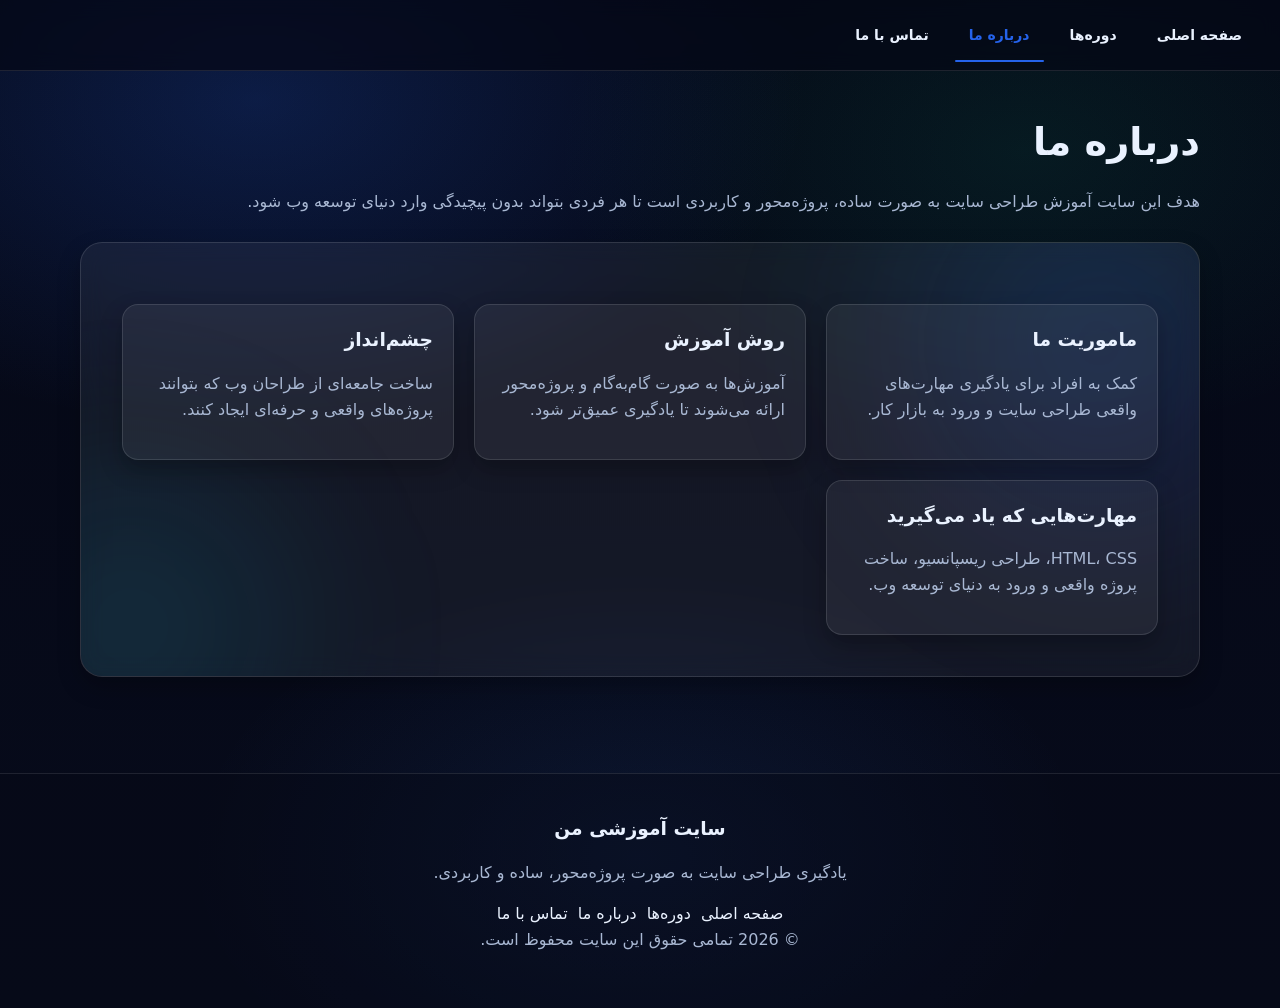
<file: about.html>
<!DOCTYPE html>
<html lang="fa" dir="rtl">
<head>
  <meta charset="UTF-8">
  <meta name="viewport" content="width=device-width, initial-scale=1.0">
  <title>درباره ما</title>
  <meta name="description" content="آشنایی با ماموریت، روش آموزش و چشم‌انداز سایت آموزشی طراحی سایت.">
  <link rel="stylesheet" href="style.css">
</head>

<body>

  <nav>
    <div class="menu-toggle" id="menu-toggle" aria-label="باز کردن منو" aria-expanded="false" role="button" tabindex="0">☰</div>
    <div class="nav-links" id="nav-links">
      <a href="index.html">صفحه اصلی</a>
      <a href="courses.html">دوره‌ها</a>
      <a href="about.html" class="active">درباره ما</a>
      <a href="contact.html">تماس با ما</a>
    </div>
  </nav>

  <main class="container">
    <h1>درباره ما</h1>
    <p>
      هدف این سایت آموزش طراحی سایت به صورت ساده، پروژه‌محور و کاربردی است تا هر فردی بتواند بدون پیچیدگی وارد دنیای توسعه وب شود.
    </p>

    <section class="page-section reveal">
      <div class="card-grid">
        <div class="card">
          <h3>ماموریت ما</h3>
          <p>کمک به افراد برای یادگیری مهارت‌های واقعی طراحی سایت و ورود به بازار کار.</p>
        </div>

        <div class="card">
          <h3>روش آموزش</h3>
          <p>آموزش‌ها به صورت گام‌به‌گام و پروژه‌محور ارائه می‌شوند تا یادگیری عمیق‌تر شود.</p>
        </div>

        <div class="card">
          <h3>چشم‌انداز</h3>
          <p>ساخت جامعه‌ای از طراحان وب که بتوانند پروژه‌های واقعی و حرفه‌ای ایجاد کنند.</p>
        </div>

        <div class="card">
          <h3>مهارت‌هایی که یاد می‌گیرید</h3>
          <p>HTML، CSS، طراحی ریسپانسیو، ساخت پروژه واقعی و ورود به دنیای توسعه وب.</p>
        </div>
      </div>
    </section>
  </main>

  <footer>
    <div class="footer-content">
      <h3>سایت آموزشی من</h3>
      <p>یادگیری طراحی سایت به صورت پروژه‌محور، ساده و کاربردی.</p>
      <div class="footer-links">
        <a href="index.html">صفحه اصلی</a>
        <a href="courses.html">دوره‌ها</a>
        <a href="about.html">درباره ما</a>
        <a href="contact.html">تماس با ما</a>
      </div>
      <p class="copyright">© 2026 تمامی حقوق این سایت محفوظ است.</p>
    </div>
  </footer>

  <script>
    const toggle = document.getElementById("menu-toggle");
    const navLinks = document.getElementById("nav-links");
    function toggleMenu() {
      navLinks.classList.toggle("active");
      toggle.setAttribute("aria-expanded", navLinks.classList.contains("active"));
    }
    toggle?.addEventListener("click", toggleMenu);

    const navbar = document.querySelector("nav");
    window.addEventListener("scroll", () => {
      if (window.scrollY > 20) navbar.classList.add("scrolled");
      else navbar.classList.remove("scrolled");
    });

    const reveals = document.querySelectorAll(".reveal");
    const revealObserver = new IntersectionObserver((entries)=>{
      entries.forEach(entry => entry.isIntersecting && entry.target.classList.add("active"));
    },{threshold:0.15});
    reveals.forEach(el => revealObserver.observe(el));

    document.querySelectorAll(".card").forEach(card => {
      card.addEventListener("mousemove", e => {
        const rect = card.getBoundingClientRect();
        card.style.setProperty("--x", (e.clientX - rect.left) + "px");
        card.style.setProperty("--y", (e.clientY - rect.top) + "px");
      });
    });
  </script>
</body>
</html>
</file>
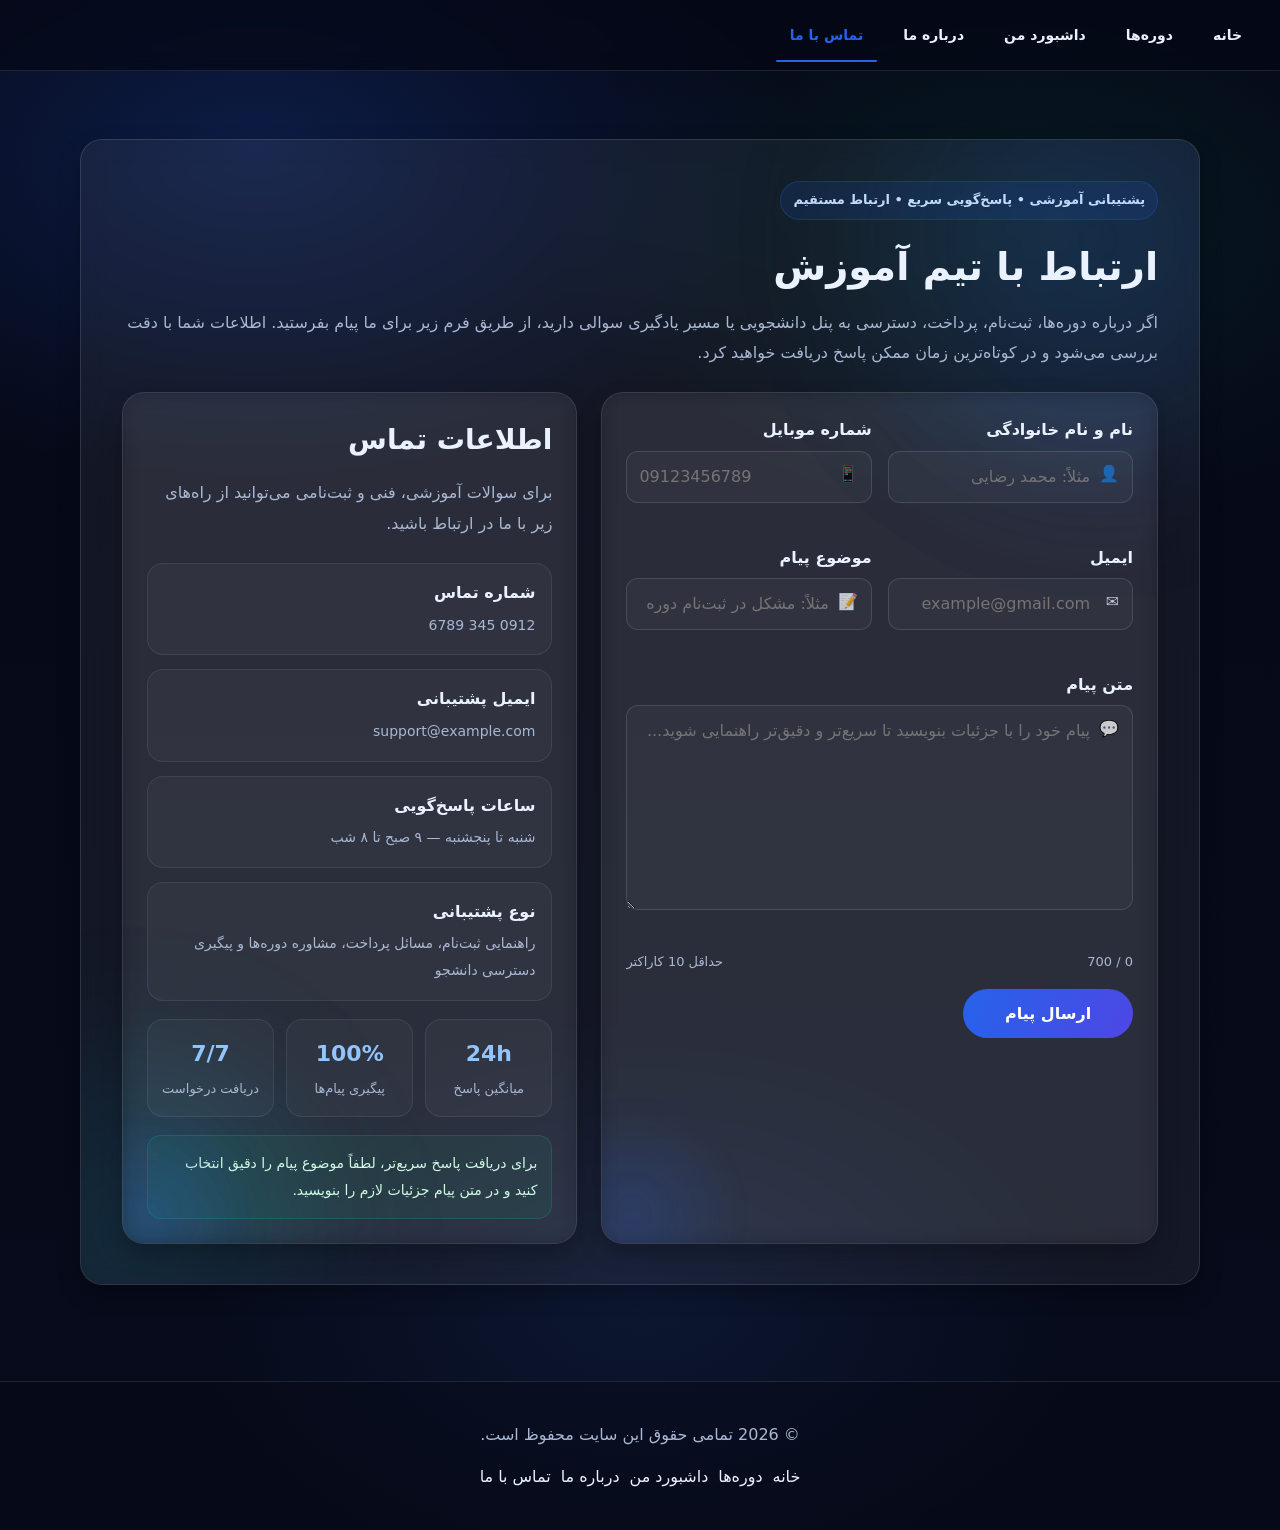
<file: Contact.html>
<!DOCTYPE html>
<html lang="fa" dir="rtl">
<head>
  <meta charset="UTF-8" />
  <meta name="viewport" content="width=device-width, initial-scale=1.0" />
  <title>تماس با ما</title>
  <link rel="stylesheet" href="style.css" />

  <style>
    .contact-hero {
      display: grid;
      grid-template-columns: 1.1fr 0.9fr;
      gap: 24px;
      align-items: stretch;
    }

    .contact-panel,
    .contact-info-panel {
      position: relative;
      background: rgba(255,255,255,0.04);
      border: 1px solid rgba(255,255,255,0.10);
      border-radius: 22px;
      padding: 24px;
      box-shadow: var(--shadow-sm);
      backdrop-filter: blur(10px);
      overflow: hidden;
    }

    .contact-panel::before,
    .contact-info-panel::before {
      content: "";
      position: absolute;
      inset: auto auto -80px -80px;
      width: 220px;
      height: 220px;
      background: radial-gradient(circle, rgba(37,99,235,0.18), transparent 70%);
      filter: blur(10px);
      pointer-events: none;
    }

    .contact-title {
      margin-bottom: 10px;
    }

    .contact-subtitle {
      color: var(--muted);
      margin-bottom: 24px;
      line-height: 1.9;
    }

    .form-row {
      display: grid;
      grid-template-columns: 1fr 1fr;
      gap: 16px;
    }

    .field-wrap {
      position: relative;
    }

    .field-icon {
      position: absolute;
      top: 44px;
      right: 14px;
      font-size: 16px;
      opacity: 0.75;
      pointer-events: none;
    }

    .form-group input,
    .form-group textarea {
      padding-right: 42px;
      transition: border-color .25s ease, box-shadow .25s ease, background .25s ease;
    }

    .form-group textarea {
      min-height: 160px;
      resize: vertical;
    }

    .form-group input:focus,
    .form-group textarea:focus {
      border-color: rgba(37,99,235,0.65);
      box-shadow: 0 0 0 4px rgba(37,99,235,0.12);
      background: rgba(255,255,255,0.05);
      outline: none;
    }

    .error-text {
      min-height: 20px;
    }

    .input-valid {
      border-color: rgba(16,185,129,0.7) !important;
      box-shadow: 0 0 0 4px rgba(16,185,129,0.10);
    }

    .message-meta {
      display: flex;
      justify-content: space-between;
      align-items: center;
      gap: 12px;
      margin-top: 8px;
      flex-wrap: wrap;
    }

    .char-counter {
      color: var(--muted);
      font-size: 13px;
    }

    .char-counter.limit {
      color: #fbbf24;
    }

    .char-counter.danger {
      color: #fda4af;
    }

    .submit-row {
      display: flex;
      align-items: center;
      gap: 12px;
      flex-wrap: wrap;
      margin-top: 12px;
    }

    .submit-btn {
      min-width: 170px;
    }

    .submit-btn.loading {
      opacity: 0.85;
      pointer-events: none;
    }

    .submit-btn .btn-text,
    .submit-btn .btn-loader {
      display: inline-flex;
      align-items: center;
      justify-content: center;
    }

    .submit-btn .btn-loader {
      display: none;
      gap: 8px;
    }

    .submit-btn.loading .btn-text {
      display: none;
    }

    .submit-btn.loading .btn-loader {
      display: inline-flex;
    }

    .spinner {
      width: 16px;
      height: 16px;
      border: 2px solid rgba(255,255,255,0.25);
      border-top-color: #fff;
      border-radius: 50%;
      animation: spin .8s linear infinite;
    }

    @keyframes spin {
      to { transform: rotate(360deg); }
    }

    .success-box,
    .server-note {
      display: none;
    }

    .server-note {
      margin-top: 14px;
      background: rgba(59,130,246,0.10);
      border: 1px solid rgba(59,130,246,0.35);
      color: #bfdbfe;
      border-radius: 12px;
      padding: 14px;
      line-height: 1.9;
      font-size: 14px;
    }

    .info-badge {
      display: inline-flex;
      align-items: center;
      gap: 8px;
      background: rgba(37,99,235,0.12);
      border: 1px solid rgba(37,99,235,0.25);
      color: #bfdbfe;
      padding: 8px 12px;
      border-radius: 999px;
      margin-bottom: 16px;
      font-size: 13px;
      font-weight: 700;
    }

    .info-list {
      display: grid;
      gap: 14px;
      margin-top: 18px;
    }

    .info-item {
      background: rgba(255,255,255,0.03);
      border: 1px solid rgba(255,255,255,0.08);
      border-radius: 16px;
      padding: 16px;
      transition: transform .25s ease, border-color .25s ease, background .25s ease;
    }

    .info-item:hover {
      transform: translateY(-4px);
      border-color: rgba(37,99,235,0.28);
      background: rgba(255,255,255,0.05);
    }

    .info-item h3 {
      font-size: 16px;
      margin-bottom: 6px;
    }

    .info-item p,
    .info-item a {
      margin: 0;
      color: var(--muted);
      line-height: 1.9;
      font-size: 14px;
    }

    .mini-stats {
      display: grid;
      grid-template-columns: repeat(3,1fr);
      gap: 12px;
      margin-top: 18px;
    }

    .mini-stat {
      text-align: center;
      background: rgba(255,255,255,0.03);
      border: 1px solid rgba(255,255,255,0.08);
      border-radius: 16px;
      padding: 16px 10px;
    }

    .mini-stat strong {
      display: block;
      font-size: 22px;
      color: #93c5fd;
      margin-bottom: 4px;
    }

    .mini-stat span {
      color: var(--muted);
      font-size: 13px;
    }

    .contact-note {
      margin-top: 18px;
      padding: 14px;
      border-radius: 14px;
      background: rgba(16,185,129,0.08);
      border: 1px solid rgba(16,185,129,0.22);
      color: #d1fae5;
      line-height: 1.9;
      font-size: 14px;
    }

    @media (max-width: 980px) {
      .contact-hero {
        grid-template-columns: 1fr;
      }
    }

    @media (max-width: 640px) {
      .form-row {
        grid-template-columns: 1fr;
      }

      .mini-stats {
        grid-template-columns: 1fr;
      }

      .submit-row {
        flex-direction: column;
        align-items: stretch;
      }

      .submit-btn {
        width: 100%;
      }
    }
  </style>
</head>
<body>

  <!-- NAVBAR -->
  <nav id="navbar">
    <div class="menu-toggle" id="menu-toggle" aria-label="باز کردن منو" aria-expanded="false" role="button" tabindex="0">☰</div>
    <div class="nav-links" id="nav-links">
      <a href="index.html">خانه</a>
      <a href="courses.html">دوره‌ها</a>
      <a href="dashboard.html">داشبورد من</a>
      <a href="about.html">درباره ما</a>
      <a href="contact.html" class="active">تماس با ما</a>
    </div>
  </nav>

  <main class="container">
    <section class="page-section reveal">
      <div class="info-badge">پشتیبانی آموزشی • پاسخ‌گویی سریع • ارتباط مستقیم</div>
      <h1 class="contact-title">ارتباط با تیم آموزش</h1>
      <p class="contact-subtitle">
        اگر درباره دوره‌ها، ثبت‌نام، پرداخت، دسترسی به پنل دانشجویی یا مسیر یادگیری سوالی دارید،
        از طریق فرم زیر برای ما پیام بفرستید. اطلاعات شما با دقت بررسی می‌شود و در کوتاه‌ترین زمان ممکن پاسخ دریافت خواهید کرد.
      </p>

      <div class="contact-hero">
        <!-- FORM PANEL -->
        <div class="contact-panel">
          <form id="contactForm" novalidate>
            <div class="form-row">
              <div class="form-group field-wrap">
                <label for="fullName">نام و نام خانوادگی</label>
                <span class="field-icon">👤</span>
                <input type="text" id="fullName" name="fullName" placeholder="مثلاً: محمد رضایی" />
                <small class="error-text" id="fullNameError"></small>
              </div>

              <div class="form-group field-wrap">
                <label for="phone">شماره موبایل</label>
                <span class="field-icon">📱</span>
                <input type="tel" id="phone" name="phone" placeholder="09123456789" inputmode="numeric" />
                <small class="error-text" id="phoneError"></small>
              </div>
            </div>

            <div class="form-row">
              <div class="form-group field-wrap">
                <label for="email">ایمیل</label>
                <span class="field-icon">✉️</span>
                <input type="email" id="email" name="email" placeholder="example@gmail.com" />
                <small class="error-text" id="emailError"></small>
              </div>

              <div class="form-group field-wrap">
                <label for="subject">موضوع پیام</label>
                <span class="field-icon">📝</span>
                <input type="text" id="subject" name="subject" placeholder="مثلاً: مشکل در ثبت‌نام دوره" />
                <small class="error-text" id="subjectError"></small>
              </div>
            </div>

            <div class="form-group field-wrap">
              <label for="message">متن پیام</label>
              <span class="field-icon">💬</span>
              <textarea id="message" name="message" rows="7" maxlength="700" placeholder="پیام خود را با جزئیات بنویسید تا سریع‌تر و دقیق‌تر راهنمایی شوید..."></textarea>
              <small class="error-text" id="messageError"></small>

              <div class="message-meta">
                <span class="char-counter" id="charCounter">0 / 700</span>
                <span class="char-counter">حداقل 10 کاراکتر</span>
              </div>
            </div>

            <div class="submit-row">
              <button type="submit" class="main-btn submit-btn" id="submitBtn">
                <span class="btn-text">ارسال پیام</span>
                <span class="btn-loader">
                  <span class="spinner"></span>
                  در حال ارسال...
                </span>
              </button>
            </div>

            <div class="success-box" id="successBox">
              ✅ پیام شما با موفقیت ثبت شد. تیم پشتیبانی به‌زودی با شما در ارتباط خواهد بود.
            </div>

            <div class="server-note" id="serverNote">
              توجه: در این نسخه، پیام‌ها داخل مرورگر شما ذخیره می‌شوند. اگر بخواهی،
              مرحله بعدی می‌توانم این فرم را به **ایمیل واقعی، تلگرام، یا Google Sheets** هم وصل کنم.
            </div>
          </form>
        </div>

        <!-- INFO PANEL -->
        <aside class="contact-info-panel">
          <h2>اطلاعات تماس</h2>
          <p class="contact-subtitle">
            برای سوالات آموزشی، فنی و ثبت‌نامی می‌توانید از راه‌های زیر با ما در ارتباط باشید.
          </p>

          <div class="info-list">
            <div class="info-item">
              <h3>شماره تماس</h3>
              <p>0912 345 6789</p>
            </div>

            <div class="info-item">
              <h3>ایمیل پشتیبانی</h3>
              <p><a href="mailto:support@example.com">support@example.com</a></p>
            </div>

            <div class="info-item">
              <h3>ساعات پاسخ‌گویی</h3>
              <p>شنبه تا پنجشنبه — ۹ صبح تا ۸ شب</p>
            </div>

            <div class="info-item">
              <h3>نوع پشتیبانی</h3>
              <p>راهنمایی ثبت‌نام، مسائل پرداخت، مشاوره دوره‌ها و پیگیری دسترسی دانشجو</p>
            </div>
          </div>

          <div class="mini-stats">
            <div class="mini-stat">
              <strong>24h</strong>
              <span>میانگین پاسخ</span>
            </div>
            <div class="mini-stat">
              <strong>100%</strong>
              <span>پیگیری پیام‌ها</span>
            </div>
            <div class="mini-stat">
              <strong>7/7</strong>
              <span>دریافت درخواست</span>
            </div>
          </div>

          <div class="contact-note">
            برای دریافت پاسخ سریع‌تر، لطفاً موضوع پیام را دقیق انتخاب کنید و در متن پیام جزئیات لازم را بنویسید.
          </div>
        </aside>
      </div>
    </section>
  </main>

  <footer>
    <div class="footer-content">
      <p>© 2026 تمامی حقوق این سایت محفوظ است.</p>
      <div class="footer-links">
        <a href="index.html">خانه</a>
        <a href="courses.html">دوره‌ها</a>
        <a href="dashboard.html">داشبورد من</a>
        <a href="about.html">درباره ما</a>
        <a href="contact.html">تماس با ما</a>
      </div>
    </div>
  </footer>

  <script>
    // =========================
    // Navbar
    // =========================
    const menuToggle = document.getElementById("menu-toggle");
    const navLinks = document.getElementById("nav-links");
    const navbar = document.getElementById("navbar");

    if (menuToggle && navLinks) {
      menuToggle.addEventListener("click", () => {
        navLinks.classList.toggle("active");
        const expanded = menuToggle.getAttribute("aria-expanded") === "true";
        menuToggle.setAttribute("aria-expanded", String(!expanded));
      });
    }

    window.addEventListener("scroll", () => {
      if (window.scrollY > 20) navbar.classList.add("scrolled");
      else navbar.classList.remove("scrolled");
    });

    // =========================
    // Reveal
    // =========================
    const revealElements = document.querySelectorAll(".reveal");

    function revealOnScroll() {
      revealElements.forEach((el) => {
        const top = el.getBoundingClientRect().top;
        if (top < window.innerHeight - 80) {
          el.classList.add("active");
        }
      });
    }

    window.addEventListener("load", revealOnScroll);
    window.addEventListener("scroll", revealOnScroll);

    // =========================
    // Form Elements
    // =========================
    const contactForm = document.getElementById("contactForm");
    const submitBtn = document.getElementById("submitBtn");
    const successBox = document.getElementById("successBox");
    const serverNote = document.getElementById("serverNote");
    const charCounter = document.getElementById("charCounter");

    const fullName = document.getElementById("fullName");
    const phone = document.getElementById("phone");
    const email = document.getElementById("email");
    const subject = document.getElementById("subject");
    const message = document.getElementById("message");

    const fullNameError = document.getElementById("fullNameError");
    const phoneError = document.getElementById("phoneError");
    const emailError = document.getElementById("emailError");
    const subjectError = document.getElementById("subjectError");
    const messageError = document.getElementById("messageError");

    // =========================
    // Helpers
    // =========================
    function setError(input, errorElement, text) {
      input.classList.add("input-error");
      input.classList.remove("input-valid");
      errorElement.textContent = text;
    }

    function setValid(input, errorElement) {
      input.classList.remove("input-error");
      input.classList.add("input-valid");
      errorElement.textContent = "";
    }

    function clearState(input, errorElement) {
      input.classList.remove("input-error");
      input.classList.remove("input-valid");
      errorElement.textContent = "";
    }

    function normalizeDigits(value) {
      const fa = "۰۱۲۳۴۵۶۷۸۹";
      const ar = "٠١٢٣٤٥٦٧٨٩";
      return value
        .replace(/[۰-۹]/g, d => fa.indexOf(d))
        .replace(/[٠-٩]/g, d => ar.indexOf(d));
    }

    // =========================
    // Validators
    // =========================
    function validateFullName() {
      const value = fullName.value.trim();

      if (!value) {
        setError(fullName, fullNameError, "لطفاً نام و نام خانوادگی را وارد کنید.");
        return false;
      }

      if (value.length < 3) {
        setError(fullName, fullNameError, "نام وارد شده خیلی کوتاه است.");
        return false;
      }

      if (!value.includes(" ")) {
        setError(fullName, fullNameError, "لطفاً نام و نام خانوادگی را کامل وارد کنید.");
        return false;
      }

      setValid(fullName, fullNameError);
      return true;
    }

    function validatePhone() {
      const value = normalizeDigits(phone.value.trim());
      phone.value = value;

      const regex = /^09\d{9}$/;

      if (!value) {
        setError(phone, phoneError, "لطفاً شماره موبایل را وارد کنید.");
        return false;
      }

      if (!regex.test(value)) {
        setError(phone, phoneError, "شماره موبایل باید با 09 شروع شود و دقیقاً 11 رقم باشد.");
        return false;
      }

      setValid(phone, phoneError);
      return true;
    }

    function validateEmail() {
      const value = email.value.trim();
      const regex = /^[^\s@]+@[^\s@]+\.[^\s@]+$/;

      if (!value) {
        setError(email, emailError, "لطفاً ایمیل را وارد کنید.");
        return false;
      }

      if (!regex.test(value)) {
        setError(email, emailError, "فرمت ایمیل صحیح نیست.");
        return false;
      }

      setValid(email, emailError);
      return true;
    }

    function validateSubject() {
      const value = subject.value.trim();

      if (!value) {
        setError(subject, subjectError, "لطفاً موضوع پیام را وارد کنید.");
        return false;
      }

      if (value.length < 4) {
        setError(subject, subjectError, "موضوع پیام باید واضح‌تر نوشته شود.");
        return false;
      }

      setValid(subject, subjectError);
      return true;
    }

    function validateMessage() {
      const value = message.value.trim();

      if (!value) {
        setError(message, messageError, "لطفاً متن پیام را وارد کنید.");
        return false;
      }

      if (value.length < 10) {
        setError(message, messageError, "متن پیام باید حداقل 10 کاراکتر باشد.");
        return false;
      }

      if (value.length > 700) {
        setError(message, messageError, "متن پیام نباید بیشتر از 700 کاراکتر باشد.");
        return false;
      }

      setValid(message, messageError);
      return true;
    }

    function updateCounter() {
      const length = message.value.length;
      charCounter.textContent = `${length} / 700`;

      charCounter.classList.remove("limit", "danger");

      if (length >= 550 && length < 650) {
        charCounter.classList.add("limit");
      } else if (length >= 650) {
        charCounter.classList.add("danger");
      }
    }

    // =========================
    // Live Validation
    // =========================
    fullName.addEventListener("input", validateFullName);
    phone.addEventListener("input", validatePhone);
    email.addEventListener("input", validateEmail);
    subject.addEventListener("input", validateSubject);
    message.addEventListener("input", () => {
      updateCounter();
      validateMessage();
    });

    [fullName, phone, email, subject, message].forEach((field) => {
      field.addEventListener("blur", () => {
        if (!field.value.trim()) {
          const errorMap = {
            fullName: fullNameError,
            phone: phoneError,
            email: emailError,
            subject: subjectError,
            message: messageError
          };
          clearState(field, errorMap[field.id]);
        }
      });
    });

    updateCounter();

    // =========================
    // Submit
    // =========================
    contactForm.addEventListener("submit", function (e) {
      e.preventDefault();
      successBox.style.display = "none";
      serverNote.style.display = "none";

      const validFullName = validateFullName();
      const validPhone = validatePhone();
      const validEmail = validateEmail();
      const validSubject = validateSubject();
      const validMessage = validateMessage();

      if (!(validFullName && validPhone && validEmail && validSubject && validMessage)) {
        return;
      }

      submitBtn.classList.add("loading");

      setTimeout(() => {
        const payload = {
          fullName: fullName.value.trim(),
          phone: phone.value.trim(),
          email: email.value.trim(),
          subject: subject.value.trim(),
          message: message.value.trim(),
          createdAt: new Date().toLocaleString("fa-IR"),
          status: "new"
        };

        const messages = JSON.parse(localStorage.getItem("contactMessages")) || [];
        messages.push(payload);
        localStorage.setItem("contactMessages", JSON.stringify(messages));

        contactForm.reset();
        updateCounter();

        [fullName, phone, email, subject, message].forEach((field) => {
          const errorMap = {
            fullName: fullNameError,
            phone: phoneError,
            email: emailError,
            subject: subjectError,
            message: messageError
          };
          clearState(field, errorMap[field.id]);
        });

        submitBtn.classList.remove("loading");
        successBox.style.display = "block";
        serverNote.style.display = "block";

        setTimeout(() => {
          successBox.style.display = "none";
        }, 5000);
      }, 1200);
    });
  </script>
</body>
</html>
</file>
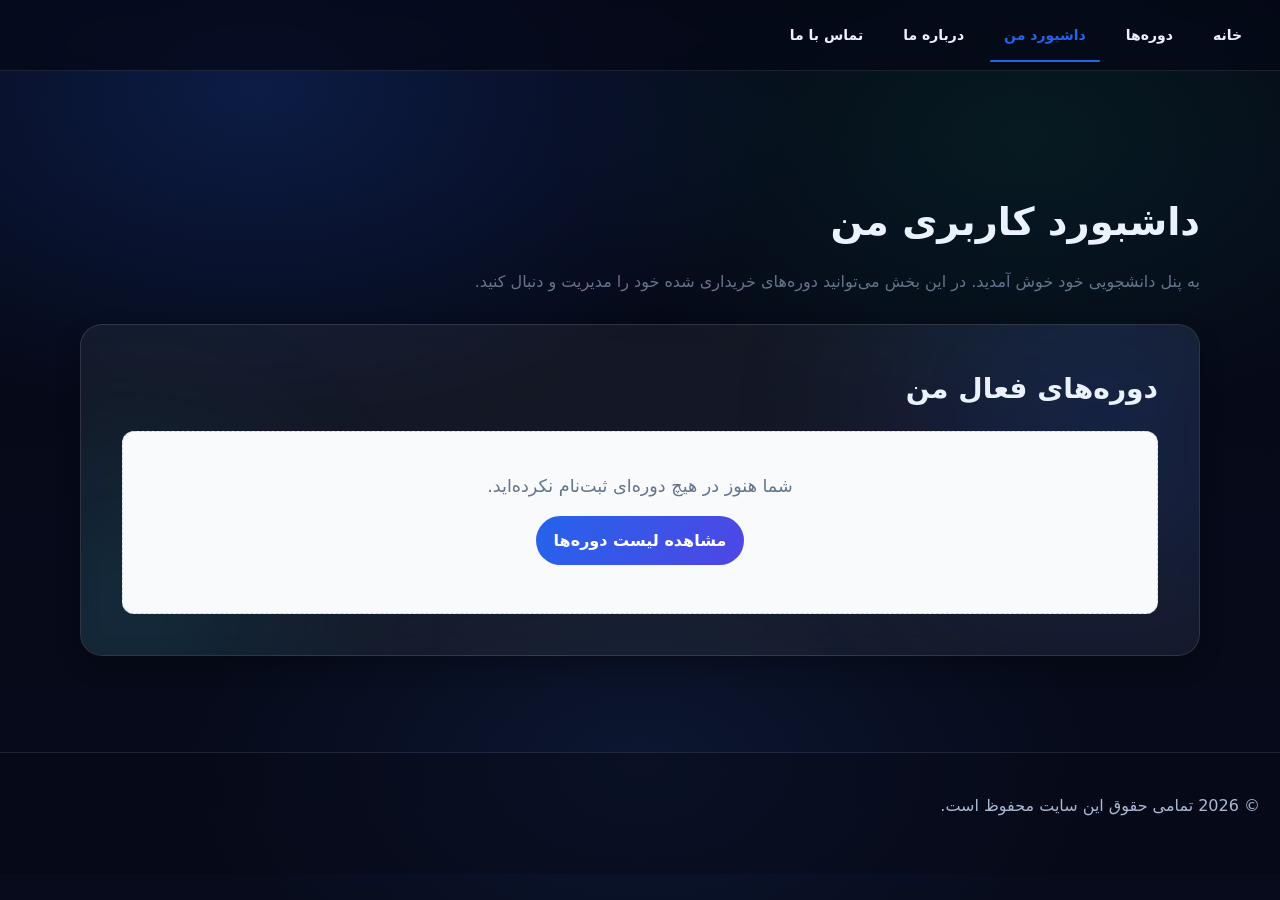
<file: dashboard.html>
<!DOCTYPE html>
<html lang="fa" dir="rtl">

<head>
  <meta charset="UTF-8">
  <meta name="viewport" content="width=device-width, initial-scale=1.0">
  <title>داشبورد من</title>
  <link rel="stylesheet" href="style.css">
  <style>
    /* استایل اختصاصی برای پروگرس‌بار داشبورد */
    .progress-container {
      background: #e2e8f0;
      border-radius: 10px;
      height: 8px;
      width: 100%;
      margin: 10px 0 15px 0;
      overflow: hidden;
    }
    .progress-bar {
      background: #10b981;
      height: 100%;
      border-radius: 10px;
      transition: width 0.3s ease;
    }
    .badge {
      display: inline-block;
      padding: 4px 8px;
      border-radius: 6px;
      font-size: 0.8rem;
      font-weight: bold;
      background: #e0f2fe;
      color: #0369a1;
      margin-bottom: 10px;
    }
  </style>
</head>

<body>

  <nav id="navbar">
    <div class="menu-toggle" id="menu-toggle" aria-label="باز کردن منو" aria-expanded="false" role="button" tabindex="0">
      ☰
    </div>

    <div class="nav-links" id="nav-links">
      <a href="index.html">خانه</a>
      <a href="courses.html">دوره‌ها</a>
      <a href="dashboard.html" class="active">داشبورد من</a>
      <a href="about.html">درباره ما</a>
      <a href="contact.html">تماس با ما</a>
    </div>
  </nav>

  <main class="container" style="padding-top:120px;">

    <h1 class="reveal">داشبورد کاربری من</h1>

    <p class="reveal" style="color: #64748b; margin-bottom: 30px;">
      به پنل دانشجویی خود خوش آمدید. در این بخش می‌توانید دوره‌های خریداری شده خود را مدیریت و دنبال کنید.
    </p>

    <section class="page-section reveal">
      <h2>دوره‌های فعال من</h2>
      <div class="card-grid" id="coursesContainer" style="margin-top:20px;">
        <!-- کارت دوره‌ها به صورت پویا با جاوااسکریپت اینجا درج می‌شوند -->
      </div>
    </section>

  </main>

  <footer>
    <p>© 2026 تمامی حقوق این سایت محفوظ است.</p>
  </footer>

  <script>
    const menuToggle = document.getElementById("menu-toggle");
    const navLinks = document.getElementById("nav-links");

    function toggleMenu() {
      navLinks.classList.toggle("active");
      const expanded = menuToggle.getAttribute("aria-expanded") === "true";
      menuToggle.setAttribute("aria-expanded", String(!expanded));
    }

    menuToggle.addEventListener("click", toggleMenu);

    const navbar = document.getElementById("navbar");
    window.addEventListener("scroll", function () {
      if (window.scrollY > 20) {
        navbar.classList.add("scrolled");
      } else {
        navbar.classList.remove("scrolled");
      }
    });

    const revealElements = document.querySelectorAll(".reveal");
    const observer = new IntersectionObserver((entries) => {
      entries.forEach((entry) => {
        if (entry.isIntersecting) {
          entry.target.classList.add("active");
        }
      });
    }, { threshold: 0.15 });
    revealElements.forEach((el) => observer.observe(el));

    // دریافت دوره‌ها از localStorage
    const myCourses = JSON.parse(localStorage.getItem("myCourses") || "[]");
    const container = document.getElementById("coursesContainer");

    if (myCourses.length === 0) {
      container.innerHTML = `
        <div style="grid-column: 1 / -1; text-align: center; padding: 40px; background: #f8fafc; border: 1px dashed #cbd5e1; border-radius:12px;">
          <p style="font-size:1.1rem; color:#64748b; margin-bottom: 15px;">شما هنوز در هیچ دوره‌ای ثبت‌نام نکرده‌اید.</p>
          <a href="courses.html" class="main-btn" style="display:inline-block;">مشاهده لیست دوره‌ها</a>
        </div>
      `;
    } else {
      container.innerHTML = "";

      myCourses.forEach(course => {
        const card = document.createElement("div");
        card.className = "card";

        // انتخاب هوشمند تصویر بر اساس نام دوره
        let courseImg = "images (11).jpeg";
        if (course.name.includes("CSS") || course.name.includes("Grid") || course.name.includes("پروژه")) {
          courseImg = "images (12).jpeg";
        }

        const progressPercent = course.progress ?? 0;

        card.innerHTML = `
          <img src="${courseImg}" alt="${course.name}" loading="lazy">
          <span class="badge">کد پیگیری: ${course.trackingCode || "—"}</span>
          <h3>${course.name}</h3>
          
          <div style="margin: 15px 0 10px 0; font-size: 0.9rem; color: #475569;">
            <p><strong>تاریخ خرید:</strong> ${course.purchaseDate || "—"}</p>
            <p><strong>پیشرفت دوره:</strong> ${progressPercent}%</p>
          </div>

          <div class="progress-container">
            <div class="progress-bar" style="width: ${progressPercent}%"></div>
          </div>

          <div class="btn-box" style="margin-top:15px;">
            <button class="main-btn" onclick="alert('به کلاس خوش آمدید! بخش اول به زودی بارگذاری می‌شود.')" style="width:100%">ورود به کلاس</button>
          </div>
        `;

        container.appendChild(card);
      });
    }
  </script>

</body>
</html>
</file>
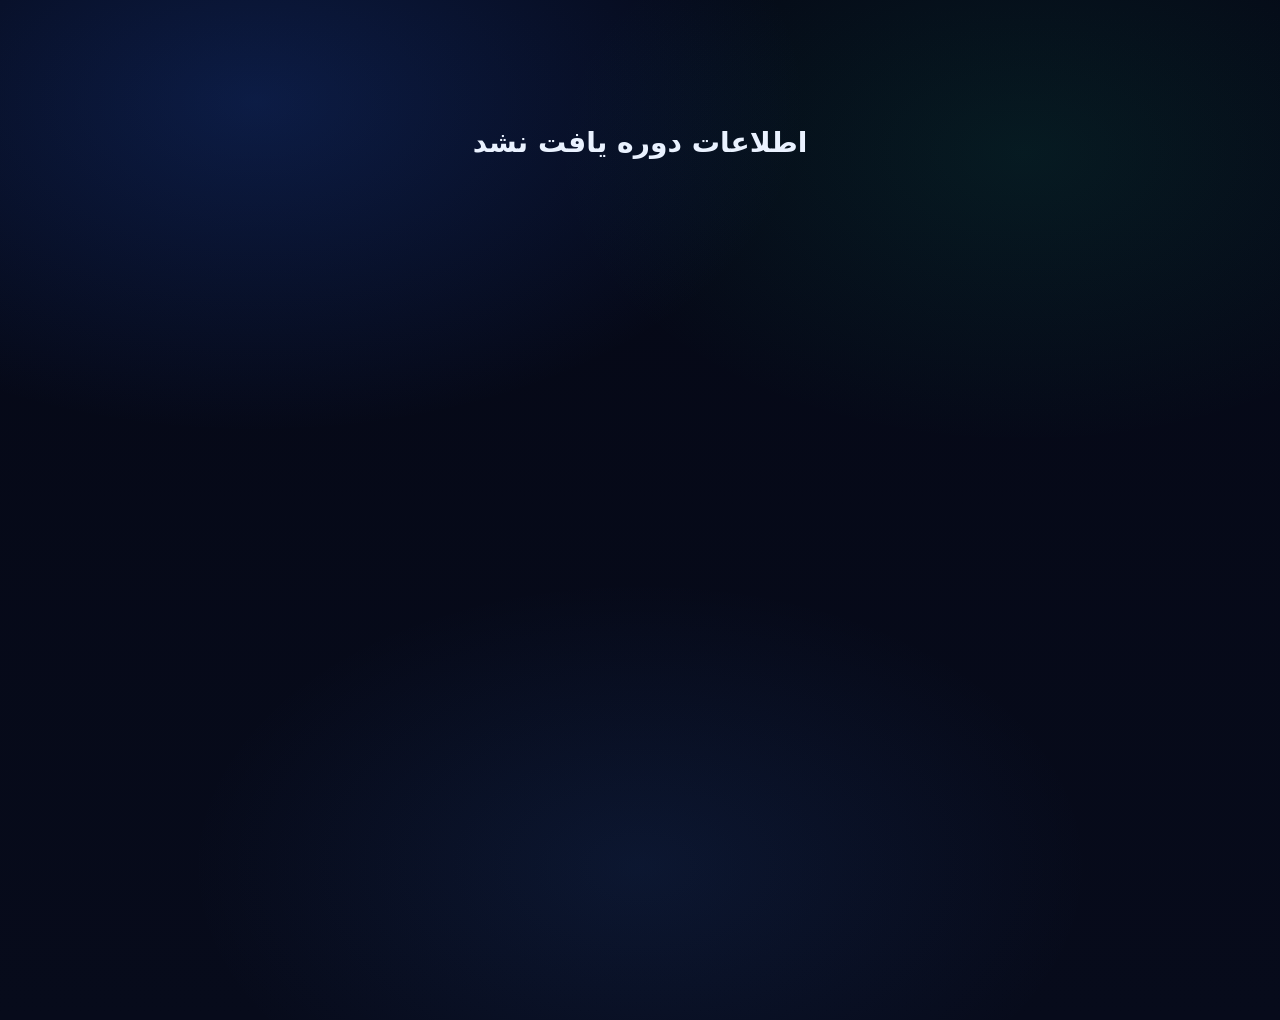
<file: inroll.html>
<!DOCTYPE html>
<html lang="fa" dir="rtl">

<head>
  <meta charset="UTF-8">
  <meta name="viewport" content="width=device-width, initial-scale=1.0">
  <title>ثبت نام دوره</title>
  <link rel="stylesheet" href="style.css">
</head>

<body>

  <nav id="navbar">
    <div class="menu-toggle" id="menu-toggle" aria-label="باز کردن منو" aria-expanded="false" role="button" tabindex="0">
      ☰
    </div>

    <div class="nav-links" id="nav-links">
      <a href="index.html">خانه</a>
      <a href="courses.html" class="active">دوره‌ها</a>
      <a href="dashboard.html">داشبورد من</a>
      <a href="about.html">درباره ما</a>
      <a href="contact.html">تماس با ما</a>
    </div>
  </nav>

  <main class="container" style="padding-top:120px; max-width:700px">

    <section class="page-section reveal">
      <h1>ثبت مشخصات دانشجو</h1>

      <p id="courseInfo" style="margin-bottom:25px; font-weight:bold; color:var(--accent-color, #ff6b6b);"></p>

      <form id="enrollForm" novalidate>
        <div class="form-group">
          <label for="fullName">نام و نام خانوادگی</label>
          <input type="text" id="fullName" name="fullName" placeholder="نمونه: علی محمدی">
          <span class="error-text" id="nameError"></span>
        </div>

        <div class="form-group">
          <label for="phone">شماره موبایل</label>
          <input type="tel" id="phone" name="phone" inputmode="numeric" placeholder="نمونه: 09123456789">
          <span class="error-text" id="phoneError"></span>
        </div>

        <div class="form-group">
          <label for="email">ایمیل</label>
          <input type="email" id="email" name="email" placeholder="نمونه: info@site.com">
          <span class="error-text" id="emailError"></span>
        </div>

        <button class="main-btn" type="submit">
          ادامه و پرداخت
        </button>
      </form>
    </section>

  </main>

  <footer>
    <p>© 2026 تمامی حقوق این سایت محفوظ است.</p>
  </footer>

  <script>
    const menuToggle = document.getElementById("menu-toggle");
    const navLinks = document.getElementById("nav-links");

    function toggleMenu() {
      navLinks.classList.toggle("active");
      const expanded = menuToggle.getAttribute("aria-expanded") === "true";
      menuToggle.setAttribute("aria-expanded", String(!expanded));
    }

    menuToggle.addEventListener("click", toggleMenu);

    const navbar = document.getElementById("navbar");
    window.addEventListener("scroll", function () {
      if (window.scrollY > 20) {
        navbar.classList.add("scrolled");
      } else {
        navbar.classList.remove("scrolled");
      }
    });

    const revealElements = document.querySelectorAll(".reveal");
    const observer = new IntersectionObserver((entries) => {
      entries.forEach((entry) => {
        if (entry.isIntersecting) {
          entry.target.classList.add("active");
        }
      });
    }, { threshold: 0.15 });
    revealElements.forEach((el) => observer.observe(el));

    const course = JSON.parse(localStorage.getItem("checkoutData") || "null");

    if (!course || !course.name || !course.price) {
      document.body.innerHTML = "<h2 style='text-align:center;margin-top:120px'>اطلاعات دوره یافت نشد</h2>";
    } else {
      document.getElementById("courseInfo").textContent =
        "دوره انتخابی: " + course.name +
        " | مبلغ: " +
        Number(course.price).toLocaleString("fa-IR") +
        " تومان";
    }

    function clearErrors() {
      document.querySelectorAll(".error-text").forEach((e) => e.textContent = "");
      document.querySelectorAll("input").forEach((input) => input.classList.remove("input-error"));
    }

    document.getElementById("enrollForm").addEventListener("submit", function (e) {
      e.preventDefault();
      clearErrors();

      const name = document.getElementById("fullName").value.trim();
      const phone = document.getElementById("phone").value.trim();
      const email = document.getElementById("email").value.trim();

      let valid = true;

      if (name.length < 3) {
        document.getElementById("nameError").textContent = "نام معتبر وارد کنید (حداقل ۳ حرف)";
        document.getElementById("fullName").classList.add("input-error");
        valid = false;
      }

      if (!/^09\d{9}$/.test(phone)) {
        document.getElementById("phoneError").textContent = "شماره موبایل معتبر نیست (مانند 09123456789)";
        document.getElementById("phone").classList.add("input-error");
        valid = false;
      }

      if (!/^\S+@\S+\.\S+$/.test(email)) {
        document.getElementById("emailError").textContent = "ایمیل معتبر نیست (مانند info@site.com)";
        document.getElementById("email").classList.add("input-error");
        valid = false;
      }

      if (!valid) return;

      const data = {
        name: course.name,
        price: Number(course.price),
        fullName: name,
        phone: phone,
        email: email
      };

      localStorage.setItem("checkoutData", JSON.stringify(data));
      window.location.href = "payment.html";
    });
  </script>

</body>
</html>
</file>
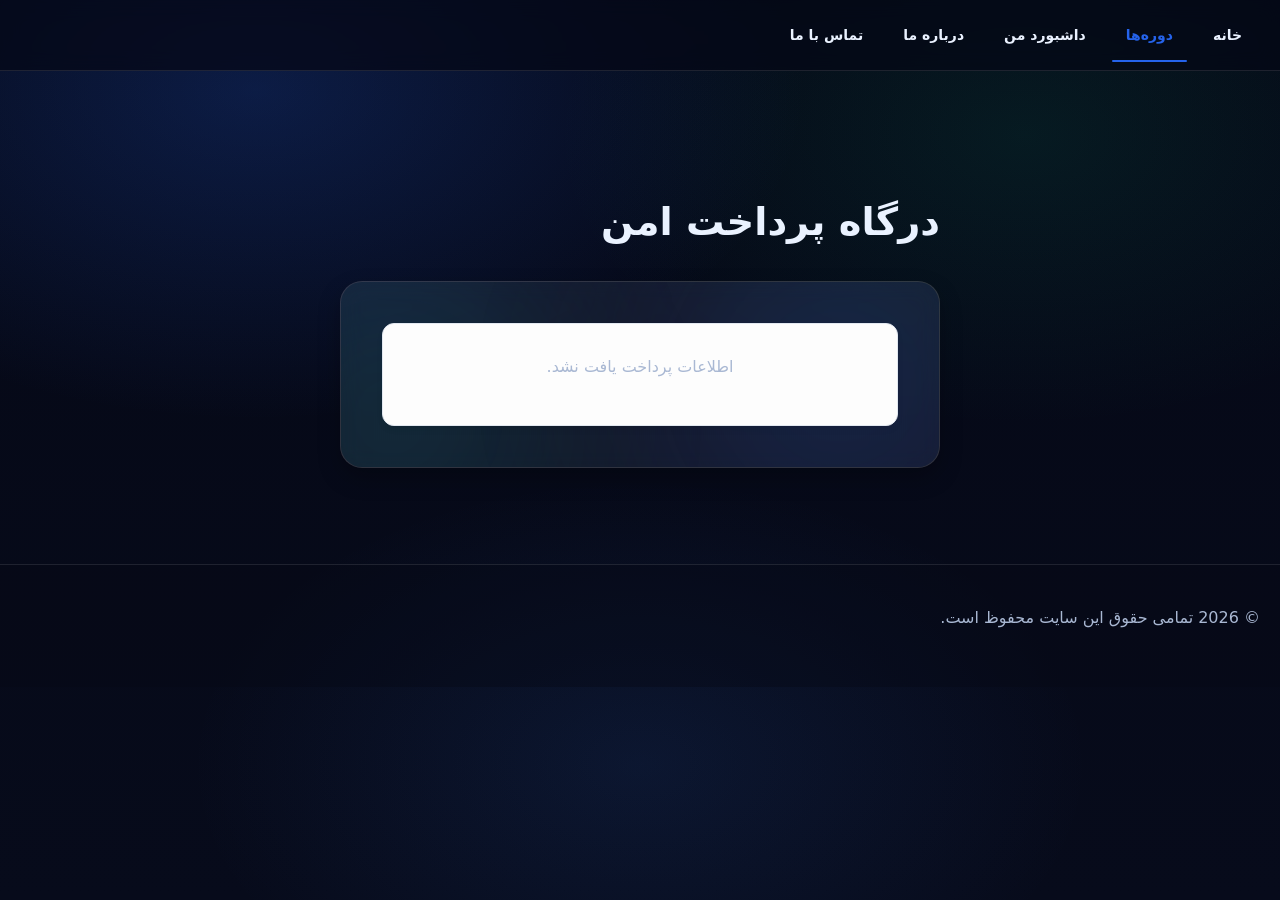
<file: Payment.html>
<!DOCTYPE html>
<html lang="fa" dir="rtl">

<head>
  <meta charset="UTF-8">
  <meta name="viewport" content="width=device-width, initial-scale=1.0">
  <title>پرداخت</title>
  <link rel="stylesheet" href="style.css">
</head>

<body>

  <nav id="navbar">
    <div class="menu-toggle" id="menu-toggle" aria-label="باز کردن منو" aria-expanded="false" role="button" tabindex="0">
      ☰
    </div>

    <div class="nav-links" id="nav-links">
      <a href="index.html">خانه</a>
      <a href="courses.html" class="active">دوره‌ها</a>
      <a href="dashboard.html">داشبورد من</a>
      <a href="about.html">درباره ما</a>
      <a href="contact.html">تماس با ما</a>
    </div>
  </nav>

  <main class="container" style="padding-top:120px; max-width:600px;">

    <h1 class="reveal">درگاه پرداخت امن</h1>

    <section class="page-section reveal" style="text-align: center;">
      <div id="paymentBox" style="background: #fdfdfd; border: 1px solid #e2e8f0; border-radius: 12px; padding: 30px; box-shadow: 0 4px 6px rgba(0,0,0,0.05);">
        <h3 id="courseName" style="margin-bottom: 15px;"></h3>
        <p id="studentName" style="color: #64748b; margin-bottom: 10px;"></p>
        <p id="price" style="font-size: 1.25rem; font-weight: bold; color: #10b981; margin-bottom: 30px;"></p>

        <div class="btn-box" style="display:flex; gap:15px; justify-content:center;">
          <button class="main-btn" id="successBtn" style="background:#10b981; border-color:#10b981;">پرداخت موفقیت‌آمیز</button>
          <button class="main-btn" id="cancelBtn" style="background:#ef4444; border-color:#ef4444;">انصراف</button>
        </div>
      </div>
    </section>

  </main>

  <footer>
    <p>© 2026 تمامی حقوق این سایت محفوظ است.</p>
  </footer>

  <script>
    const menuToggle = document.getElementById("menu-toggle");
    const navLinks = document.getElementById("nav-links");

    function toggleMenu() {
      navLinks.classList.toggle("active");
      const expanded = menuToggle.getAttribute("aria-expanded") === "true";
      menuToggle.setAttribute("aria-expanded", String(!expanded));
    }

    menuToggle.addEventListener("click", toggleMenu);

    const navbar = document.getElementById("navbar");
    window.addEventListener("scroll", function () {
      if (window.scrollY > 20) {
        navbar.classList.add("scrolled");
      } else {
        navbar.classList.remove("scrolled");
      }
    });

    const revealElements = document.querySelectorAll(".reveal");
    const observer = new IntersectionObserver((entries) => {
      entries.forEach((entry) => {
        if (entry.isIntersecting) {
          entry.target.classList.add("active");
        }
      });
    }, { threshold: 0.15 });
    revealElements.forEach((el) => observer.observe(el));

    const data = JSON.parse(localStorage.getItem("checkoutData") || "null");
    const paymentBox = document.getElementById("paymentBox");
    const successBtn = document.getElementById("successBtn");
    const cancelBtn = document.getElementById("cancelBtn");

    if (!data || !data.name || !data.price) {
      paymentBox.innerHTML = "<p>اطلاعات پرداخت یافت نشد.</p>";
    } else {
      document.getElementById("courseName").textContent = "خرید دوره: " + data.name;
      document.getElementById("studentName").textContent = "دانشجو: " + (data.fullName || "نامشخص");
      document.getElementById("price").textContent = "مبلغ قابل پرداخت: " + Number(data.price).toLocaleString("fa-IR") + " تومان";
    }

    successBtn.addEventListener("click", function () {
      const checkoutData = JSON.parse(localStorage.getItem("checkoutData") || "null");

      if (!checkoutData) {
        paymentBox.innerHTML = "<p>اطلاعاتی برای ثبت نهایی وجود ندارد.</p>";
        return;
      }

      const trackingCode = "TRX-" + Math.floor(100000 + Math.random() * 900000);
      const purchaseDate = new Date().toLocaleDateString("fa-IR");

      const finalCourse = {
        ...checkoutData,
        trackingCode: trackingCode,
        purchaseDate: purchaseDate,
        status: "active",
        progress: 0
      };

      let myCourses = JSON.parse(localStorage.getItem("myCourses") || "[]");

      const alreadyExists = myCourses.some(course =>
        course.name === finalCourse.name &&
        course.phone === finalCourse.phone
      );

      if (!alreadyExists) {
        myCourses.push(finalCourse);
        localStorage.setItem("myCourses", JSON.stringify(myCourses));
      }

      localStorage.removeItem("checkoutData");
      window.location.href = "dashboard.html";
    });

    cancelBtn.addEventListener("click", function () {
      window.location.href = "courses.html";
    });
  </script>

</body>
</html>
</file>
<file: style.css>
/* ===========================
   Enterprise Tech UI (RTL)
   File: style.css
   =========================== */

/* ---------- CSS Reset ---------- */
*,
*::before,
*::after { box-sizing: border-box; }

html {
  scroll-behavior: smooth;
  color-scheme: dark;
}

body {
  margin: 0;
  font-family: ui-sans-serif, system-ui, -apple-system, "Segoe UI", Roboto, Arial, "Noto Sans", "Liberation Sans", sans-serif;
  line-height: 1.6;
  direction: rtl;
  text-rendering: optimizeLegibility;
  -webkit-font-smoothing: antialiased;
  -moz-osx-font-smoothing: grayscale;
  color: var(--text);
  background:
    radial-gradient(1000px 600px at 20% 10%, rgba(37,99,235,0.22), transparent 55%),
    radial-gradient(900px 560px at 80% 15%, rgba(16,185,129,0.10), transparent 52%),
    radial-gradient(820px 520px at 50% 85%, rgba(59,130,246,0.10), transparent 55%),
    linear-gradient(180deg,var(--bg-0),var(--bg-1));
  min-height: 100vh;
}

img, video {
  max-width: 100%;
  height: auto;
  display: block;
}

a { color: inherit; text-decoration: none; }

button, input, textarea, select { font: inherit; }

:focus-visible {
  outline: 3px solid rgba(37, 99, 235, 0.55);
  outline-offset: 3px;
  border-radius: 10px;
}

/* ---------- Tokens ---------- */
:root {
  --bg-0: #050816;
  --bg-1: #070b1b;
  --surface: rgba(255, 255, 255, 0.06);
  --surface-strong: rgba(255, 255, 255, 0.09);
  --border: rgba(255, 255, 255, 0.12);
  --border-strong: rgba(255, 255, 255, 0.18);
  --text: #eaf2ff;
  --muted: #a9b8d3;
  --primary: #2563eb;
  --primary-2: #1e40af;
  --success: #10b981;
  --error: #ef4444;
  --shadow-lg: 0 24px 70px rgba(0,0,0,0.42);
  --shadow-md: 0 14px 40px rgba(0,0,0,0.32);
  --shadow-sm: 0 10px 22px rgba(0,0,0,0.25);
  --r-1: 12px;
  --r-2: 16px;
  --r-3: 22px;
  --s-1: 8px;
  --s-2: 12px;
  --s-3: 16px;
  --s-4: 20px;
  --s-5: 28px;
  --s-6: 40px;
  --s-7: 56px;
  --container: 1120px;
}

/* ---------- Layout ---------- */
.container {
  width: min(var(--container), calc(100% - 2 * var(--s-4)));
  margin-inline: auto;
  padding-block: var(--s-6);
}

.page-section {
  position: relative;
  overflow: hidden;
  background: var(--surface);
  border: 1px solid var(--border);
  border-radius: var(--r-3);
  padding: clamp(18px,3.2vw,42px);
  box-shadow: var(--shadow-sm);
  backdrop-filter: blur(12px);
  margin-top: var(--s-5);
}

.page-section::before,
.page-section::after {
  content: "";
  position: absolute;
  pointer-events: none;
  z-index: 0;
}
.page-section > * { position: relative; z-index: 1; }

.page-section::before {
  width: 600px;
  height: 600px;
  background: radial-gradient(circle, rgba(37,99,235,0.18), transparent 70%);
  top: -200px;
  right: -200px;
  filter: blur(60px);
}

.page-section::after {
  width: 500px;
  height: 500px;
  background: radial-gradient(circle, rgba(6,182,212,0.15), transparent 70%);
  bottom: -200px;
  left: -200px;
  filter: blur(60px);
}

/* ---------- Typography ---------- */
h1,h2,h3 { margin: 0 0 var(--s-3); }
h1 { font-size: clamp(28px,3vw,44px); }
h2 { font-size: clamp(20px,2.2vw,30px); }

p {
  margin: 0 0 var(--s-3);
  color: var(--muted);
}

.center-text {
  text-align: center;
  margin-top: 10px;
}

/* ---------- Navigation ---------- */
nav {
  position: sticky;
  top: 0;
  z-index: 1000;
  padding: 14px 18px;
  background: rgba(5,8,22,0.7);
  border-bottom: 1px solid rgba(255,255,255,0.10);
  backdrop-filter: blur(10px);
  -webkit-backdrop-filter: blur(10px);
}

nav.scrolled {
  background: rgba(5,8,22,0.9);
  box-shadow: 0 6px 20px rgba(0,0,0,0.35);
}

nav a {
  display: inline-block;
  padding: 10px 14px;
  margin-inline: 6px;
  border-radius: 999px;
  font-weight: 700;
  font-size: 14px;
}

nav a:hover { background: rgba(255,255,255,0.07); }

.nav-links { display: flex; align-items: center; flex-wrap: wrap; }

.nav-links a.active {
  color: var(--primary);
  position: relative;
}

.nav-links a.active::after {
  content: "";
  position: absolute;
  bottom: -6px;
  right: 0;
  width: 100%;
  height: 2px;
  background: var(--primary);
  border-radius: 2px;
}

.menu-toggle {
  display: none;
  font-size: 28px;
  cursor: pointer;
  color: var(--text);
  padding: 6px 10px;
  border-radius: 10px;
}

/* ---------- Buttons ---------- */
.btn-box {
  display: flex;
  gap: 12px;
  flex-wrap: wrap;
}

.main-btn {
  position: relative;
  overflow: hidden;
  display: inline-flex;
  align-items: center;
  justify-content: center;
  padding: 12px 18px;
  border-radius: 999px;
  border: none;
  color: #fff;
  font-weight: 800;
  background: linear-gradient(120deg, #2563eb, #4f46e5, #06b6d4, #2563eb);
  background-size: 300% 300%;
  animation: btnGradient 6s ease infinite;
  transition: transform .25s ease, box-shadow .25s ease;
}

.main-btn:hover {
  transform: translateY(-3px);
  box-shadow: 0 10px 30px rgba(37,99,235,0.45);
}

.main-btn::after {
  content: "";
  position: absolute;
  inset: 0;
  background: linear-gradient(120deg, transparent, rgba(255,255,255,0.25), transparent);
  opacity: 0;
  transition: opacity .35s;
}
.main-btn:hover::after { opacity: 1; }

@keyframes btnGradient {
  0% { background-position: 0% 50%; }
  50% { background-position: 100% 50%; }
  100% { background-position: 0% 50%; }
}

/* ---------- Hero ---------- */
.hero {
  display: grid;
  grid-template-columns: 1.05fr 0.95fr;
  align-items: center;
  gap: var(--s-6);
  padding-block: var(--s-7);
}

.hero-image {
  border-radius: 18px;
  border: 1px solid var(--border);
  overflow: hidden;
}
.hero-image img {
  width: 100%;
  max-width: 420px;
  margin: auto;
}

/* ---------- Cards ---------- */
.card-grid {
  display: grid;
  grid-template-columns: repeat(3,minmax(0,1fr));
  gap: var(--s-4);
  margin-top: var(--s-4);
}

.card {
  position: relative;
  overflow: hidden;
  background: var(--surface);
  border: 1px solid var(--border);
  border-radius: var(--r-2);
  padding: var(--s-4);
  box-shadow: var(--shadow-sm);
  transition: transform .35s ease, box-shadow .35s ease, border-color .35s ease;
}

.card::before {
  content: "";
  position: absolute;
  top: var(--y,50%);
  left: var(--x,50%);
  transform: translate(-50%,-50%);
  width: 260px;
  height: 260px;
  background: radial-gradient(circle, rgba(37,99,235,0.25), transparent 70%);
  opacity: 0;
  transition: opacity .35s;
  pointer-events: none;
}

.card:hover::before { opacity: 1; }

.card:hover {
  transform: translateY(-8px);
  border-color: rgba(37,99,235,0.35);
  box-shadow: 0 15px 40px rgba(0,0,0,0.45);
}

.badge {
  display: inline-block;
  font-size: 12px;
  color: #fff;
  background: rgba(37,99,235,0.8);
  border-radius: 999px;
  padding: 4px 10px;
  margin-bottom: 8px;
}

/* ---------- Stats ---------- */
.stats {
  display: grid;
  grid-template-columns: repeat(4,1fr);
  gap: 20px;
  margin-top: 40px;
  text-align: center;
}

.stat-box {
  background: var(--surface);
  border: 1px solid var(--border);
  border-radius: var(--r-2);
  padding: 28px;
  box-shadow: var(--shadow-sm);
  transition: 0.25s;
}

.stat-box:hover {
  transform: translateY(-4px);
  border-color: rgba(37,99,235,0.35);
}

.stat-box h3 {
  font-size: 32px;
  color: var(--primary);
  margin-bottom: 6px;
}

.stat-box p {
  color: var(--muted);
  font-size: 14px;
  margin: 0;
}

/* ---------- Footer ---------- */
footer {
  margin-top: var(--s-7);
  padding: var(--s-6) var(--s-4);
  border-top: 1px solid rgba(255,255,255,0.10);
  background: rgba(5,8,22,0.40);
}

.footer-content {
  width: min(var(--container),calc(100% - 2 * var(--s-4)));
  margin-inline: auto;
  text-align: center;
}

.footer-links {
  display: flex;
  justify-content: center;
  gap: 10px;
  flex-wrap: wrap;
}

/* ---------- Forms ---------- */
.form-group { margin-bottom: 16px; }

.form-group label {
  display: block;
  margin-bottom: 8px;
  font-weight: 700;
}

.form-group input,
.form-group textarea {
  width: 100%;
  background: rgba(255,255,255,0.03);
  color: var(--text);
  border: 1px solid var(--border);
  border-radius: 12px;
  padding: 12px;
}

.input-error { border-color: var(--error) !important; }

.error-text {
  color: #fda4af;
  display: block;
  margin-top: 6px;
  min-height: 20px;
  font-size: 13px;
}

.success-box {
  display: none;
  margin-top: 16px;
  background: rgba(16,185,129,0.12);
  border: 1px solid rgba(16,185,129,0.45);
  color: #c7ffe9;
  border-radius: 12px;
  padding: 14px;
}

/* ---------- Scroll reveal ---------- */
.reveal {
  opacity: 0;
  transform: translateY(40px);
  transition: all .8s ease;
}
.reveal.active {
  opacity: 1;
  transform: translateY(0);
}

/* ---------- Skeleton ---------- */
.skeleton {
  position: relative;
  background: #1a1f35;
  overflow: hidden;
}
.skeleton::after {
  content: "";
  position: absolute;
  top: 0;
  right: -100%;
  width: 100%;
  height: 100%;
  background: linear-gradient(90deg, transparent, rgba(255,255,255,0.08), transparent);
  animation: skeletonMove 1.4s infinite;
}
@keyframes skeletonMove {
  0% { right: -100%; }
  100% { right: 100%; }
}

/* ---------- Responsive ---------- */
@media (max-width:980px) {
  .hero { grid-template-columns: 1fr; }
  .card-grid { grid-template-columns: repeat(2,1fr); }
}

@media (max-width:768px) {
  nav {
    display: flex;
    justify-content: space-between;
    align-items: center;
  }

  .menu-toggle { display: block; }

  .nav-links {
    display: none;
    position: absolute;
    top: 60px;
    right: 10px;
    background: rgba(5,8,22,0.95);
    border: 1px solid var(--border);
    border-radius: 14px;
    padding: 12px;
    flex-direction: column;
    gap: 8px;
    box-shadow: var(--shadow-md);
  }

  .nav-links.active { display: flex; }

  .hero-image img {
    max-width: 260px;
    margin-top: 20px;
  }

  .stats { grid-template-columns: repeat(2,1fr); }
}

@media (max-width:640px) {
  .card-grid { grid-template-columns: 1fr; }
}

@media (max-width:480px) {
  .stats { grid-template-columns: 1fr; }
}

.course-price {
  display: inline-block;
  margin-top: 8px;
  margin-bottom: 12px;
  font-weight: 700;
  color: #93c5fd;
}

.modal-overlay {
  position: fixed;
  inset: 0;
  background: rgba(2, 6, 23, 0.72);
  display: none;
  align-items: center;
  justify-content: center;
  z-index: 9999;
  padding: 16px;
}

.modal-overlay.active {
  display: flex;
}

.modal-box {
  width: min(100%, 520px);
  background: #0f172a;
  border: 1px solid rgba(148, 163, 184, 0.25);
  border-radius: 14px;
  padding: 20px;
  box-shadow: 0 20px 50px rgba(0,0,0,0.45);
  position: relative;
}

.modal-box h3 {
  margin-bottom: 8px;
}

.modal-course {
  margin-bottom: 14px;
  color: #cbd5e1;
  font-size: 0.95rem;
}

.modal-close {
  position: absolute;
  top: 10px;
  left: 10px;
  border: 0;
  background: transparent;
  color: #e2e8f0;
  font-size: 1.1rem;
  cursor: pointer;
}
</file>
